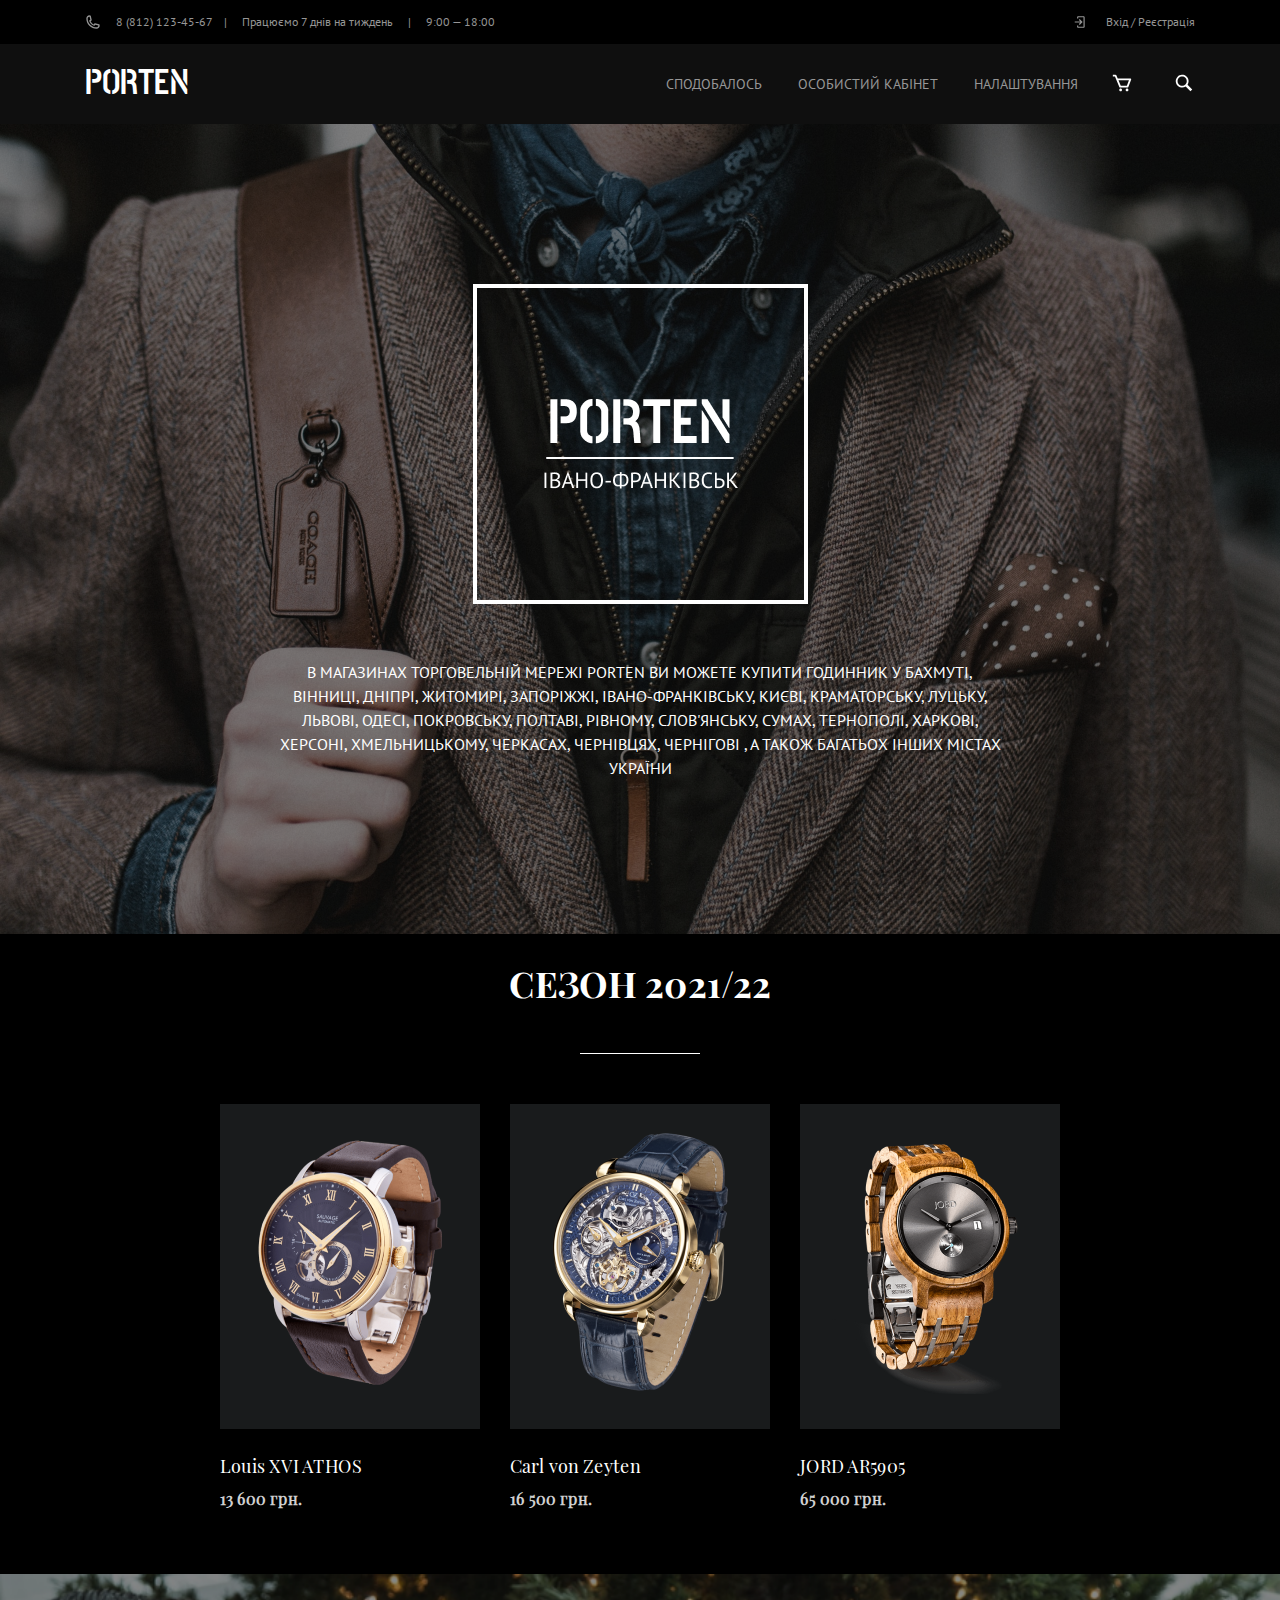
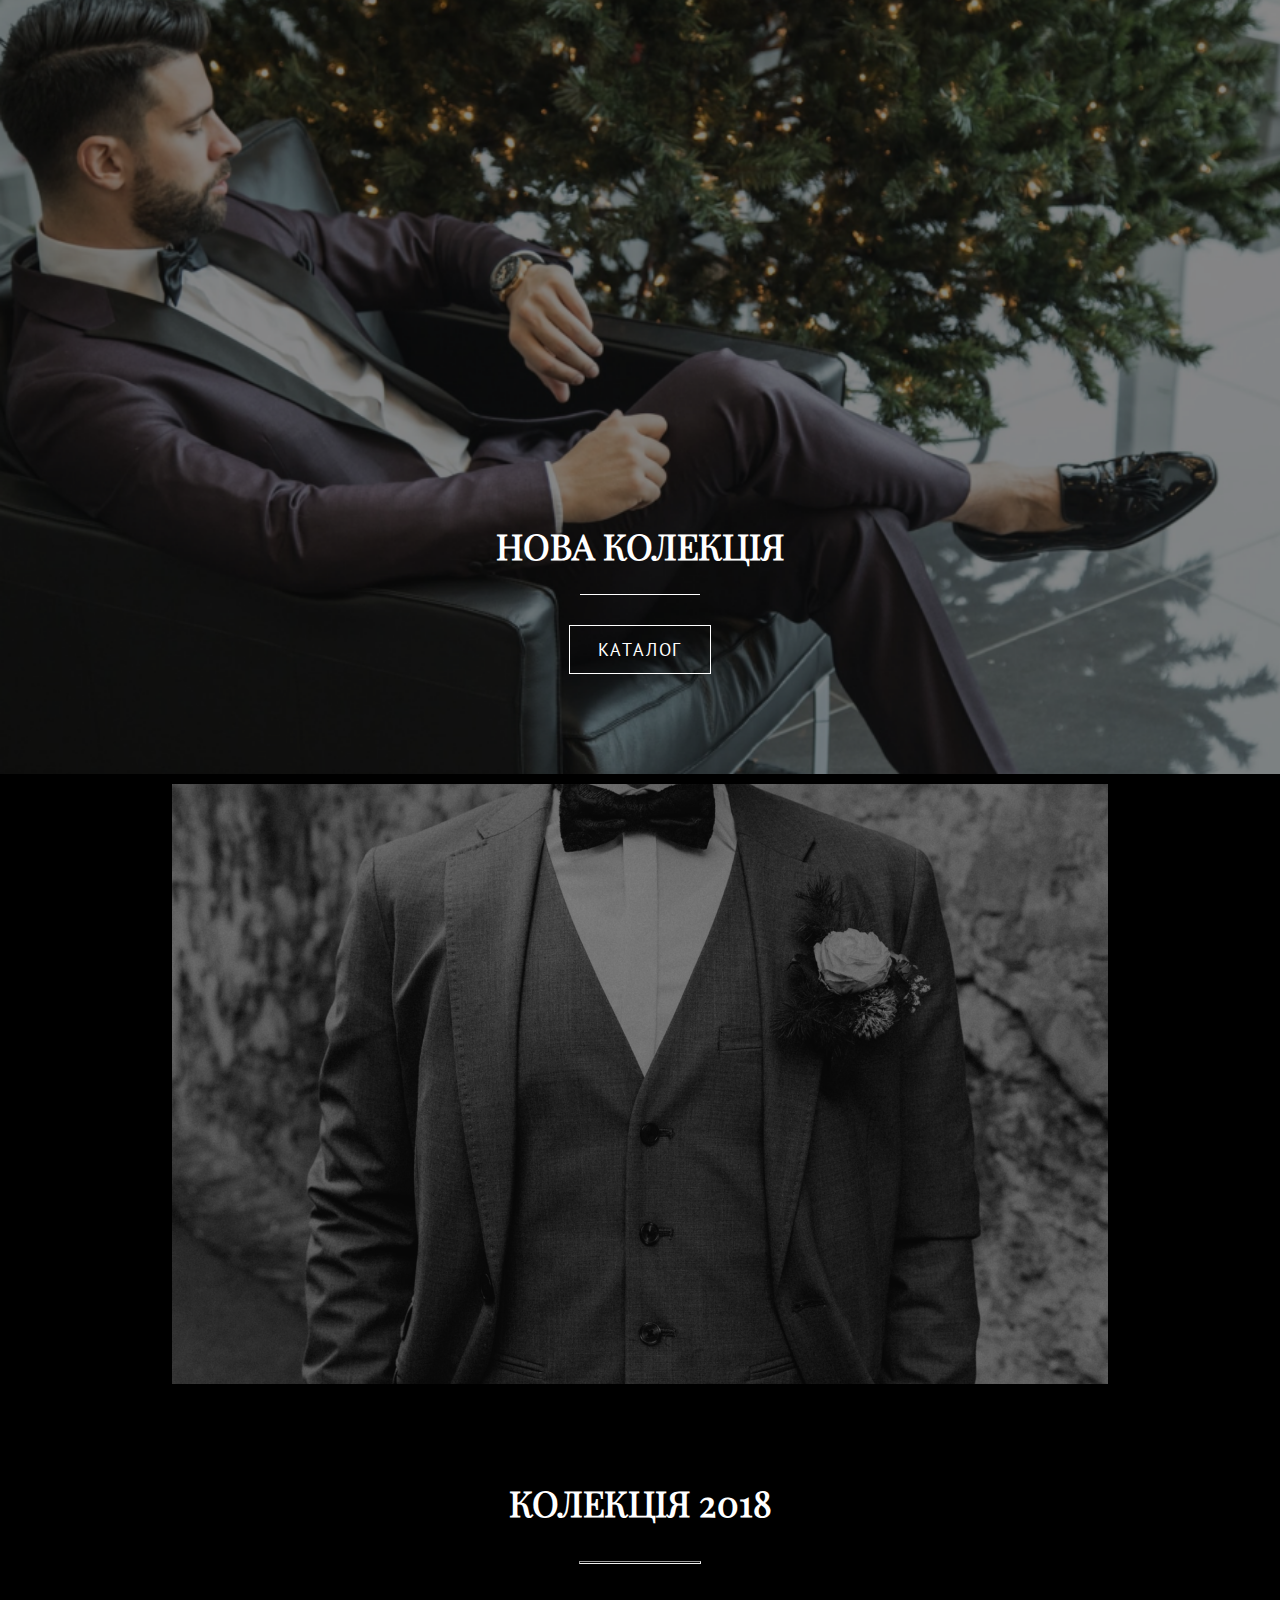
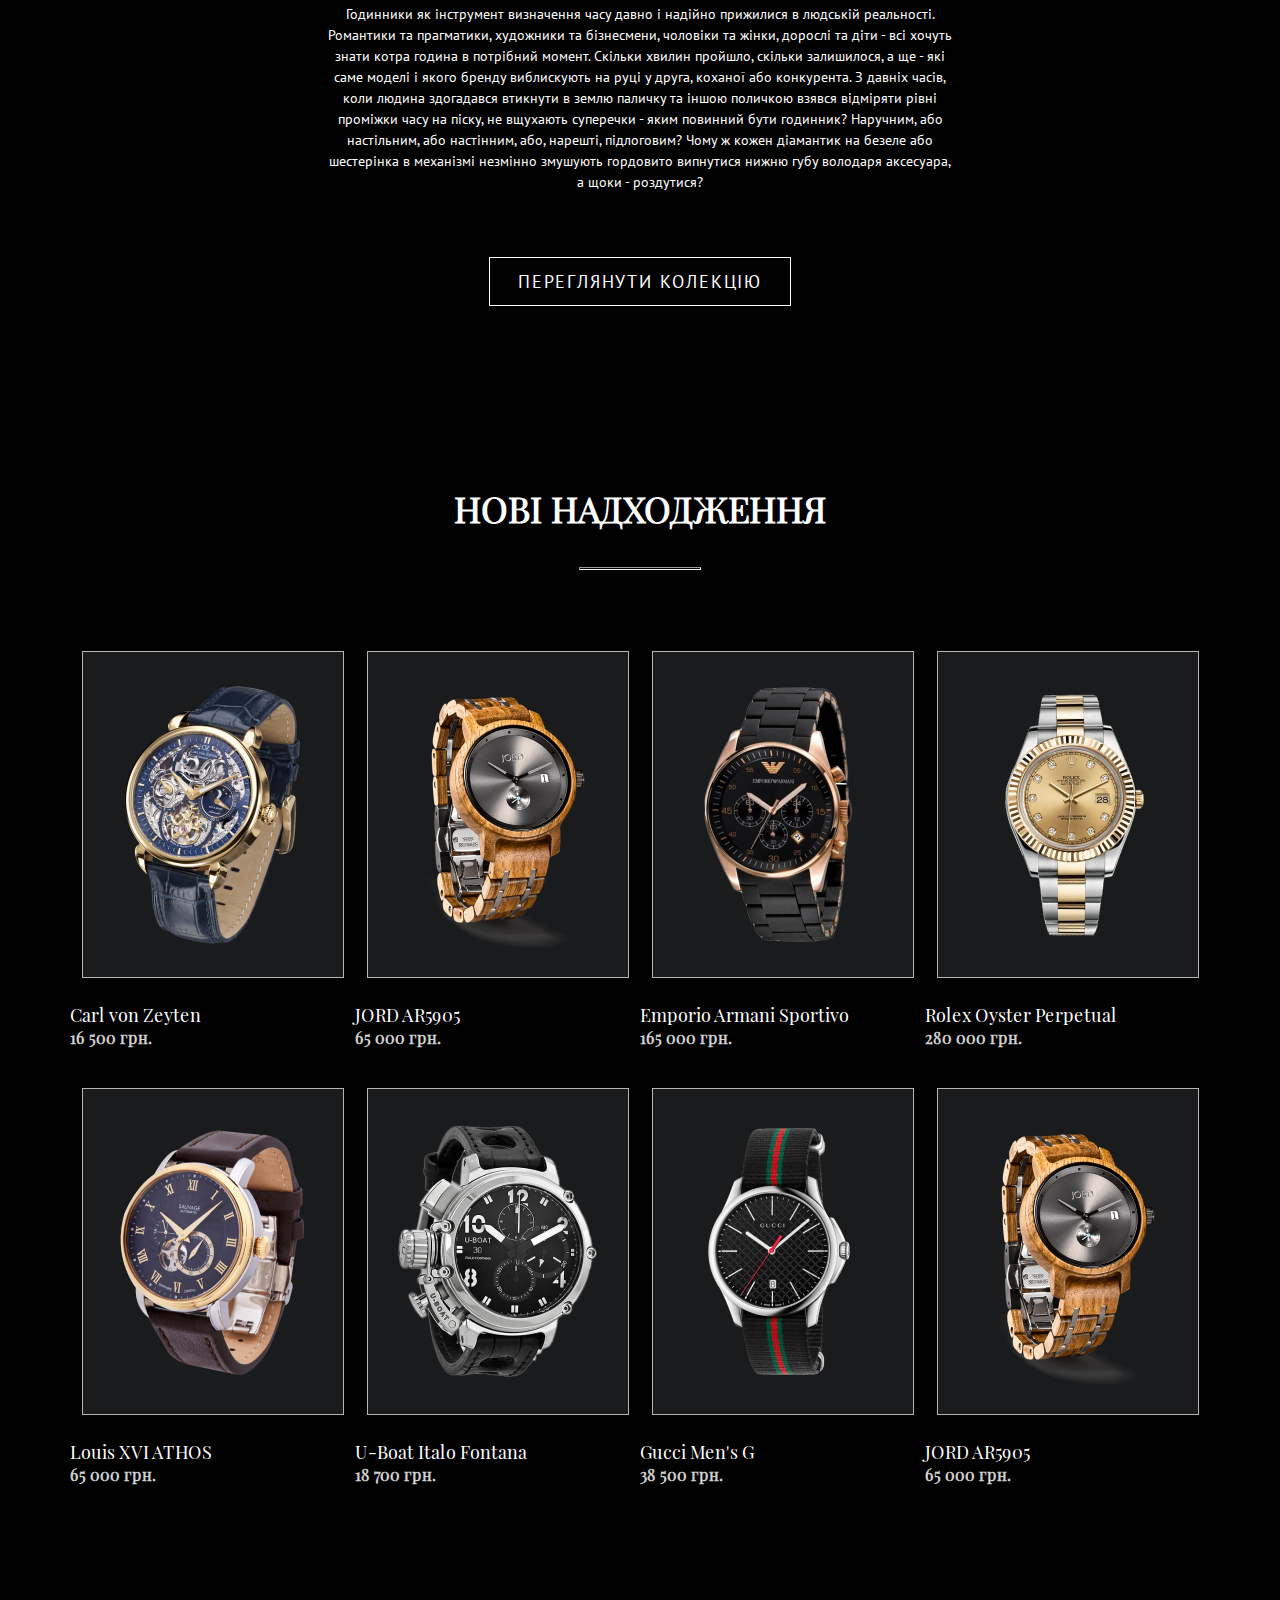
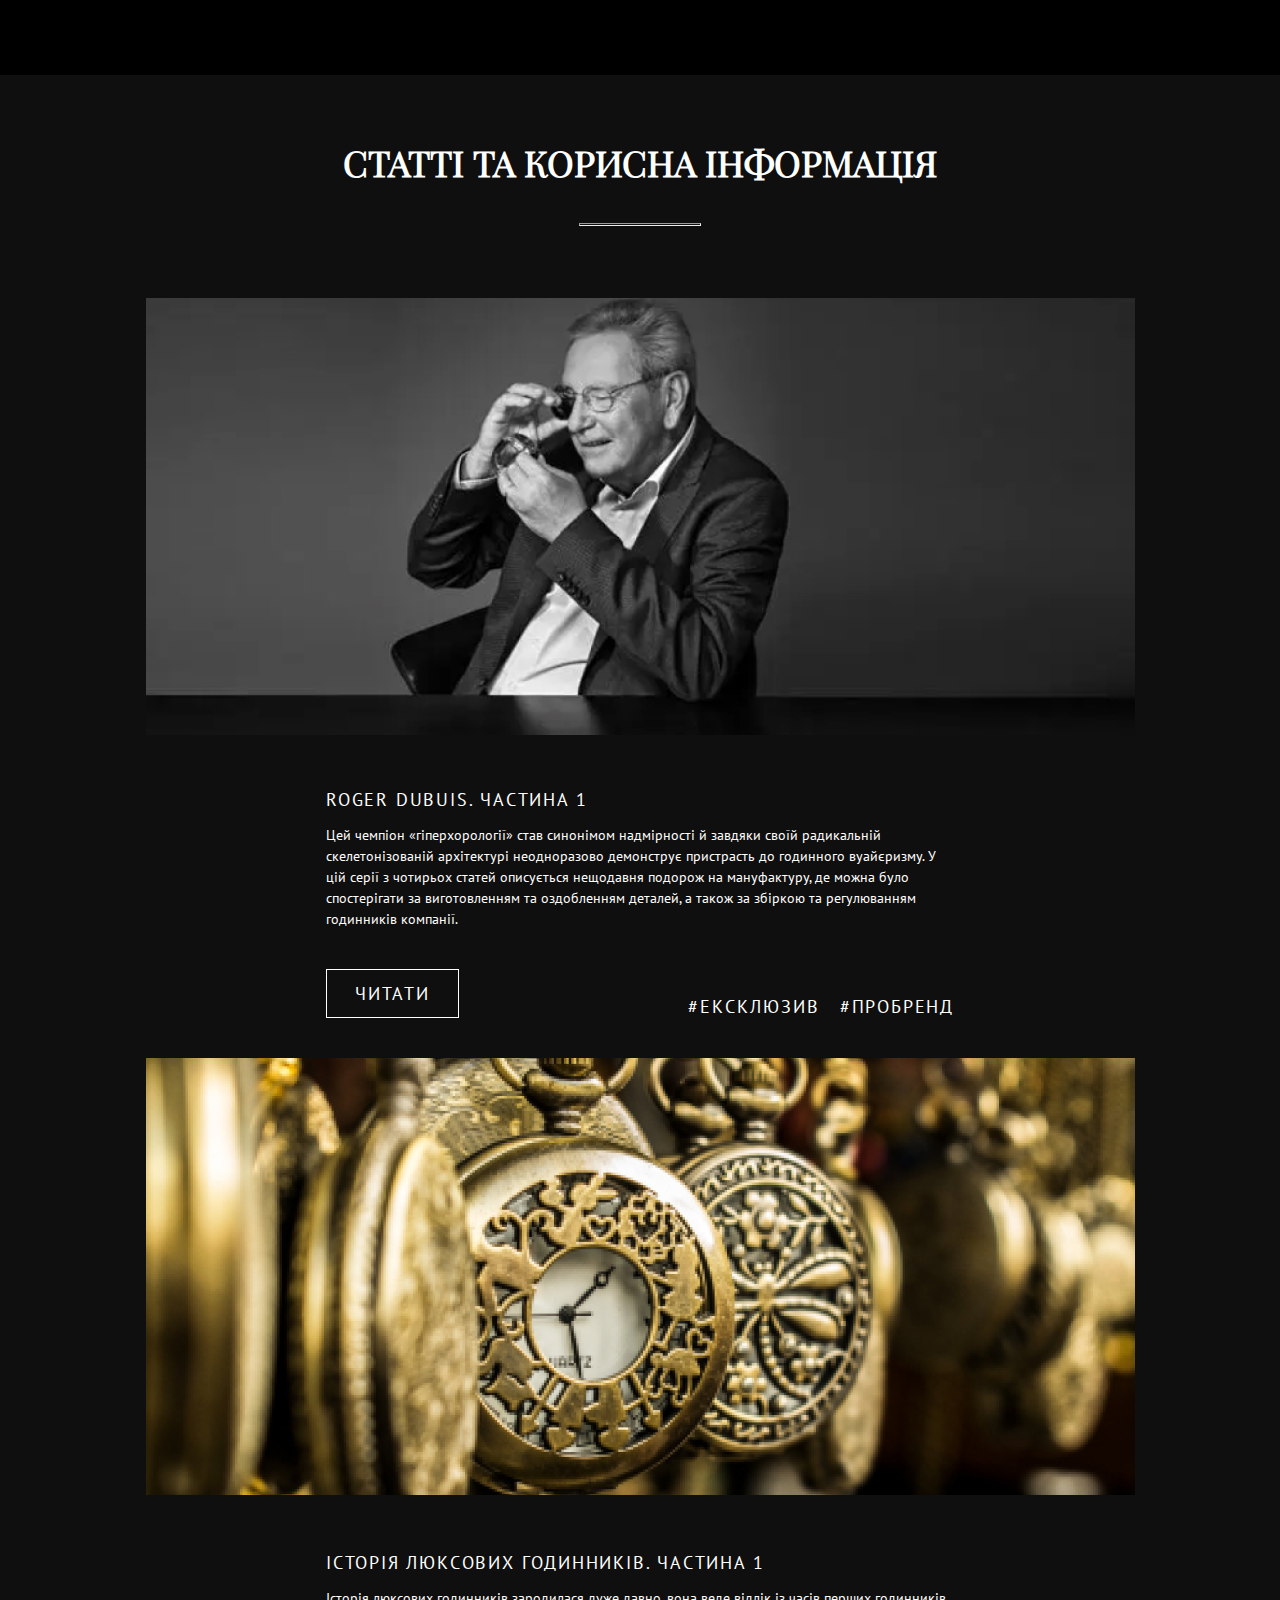
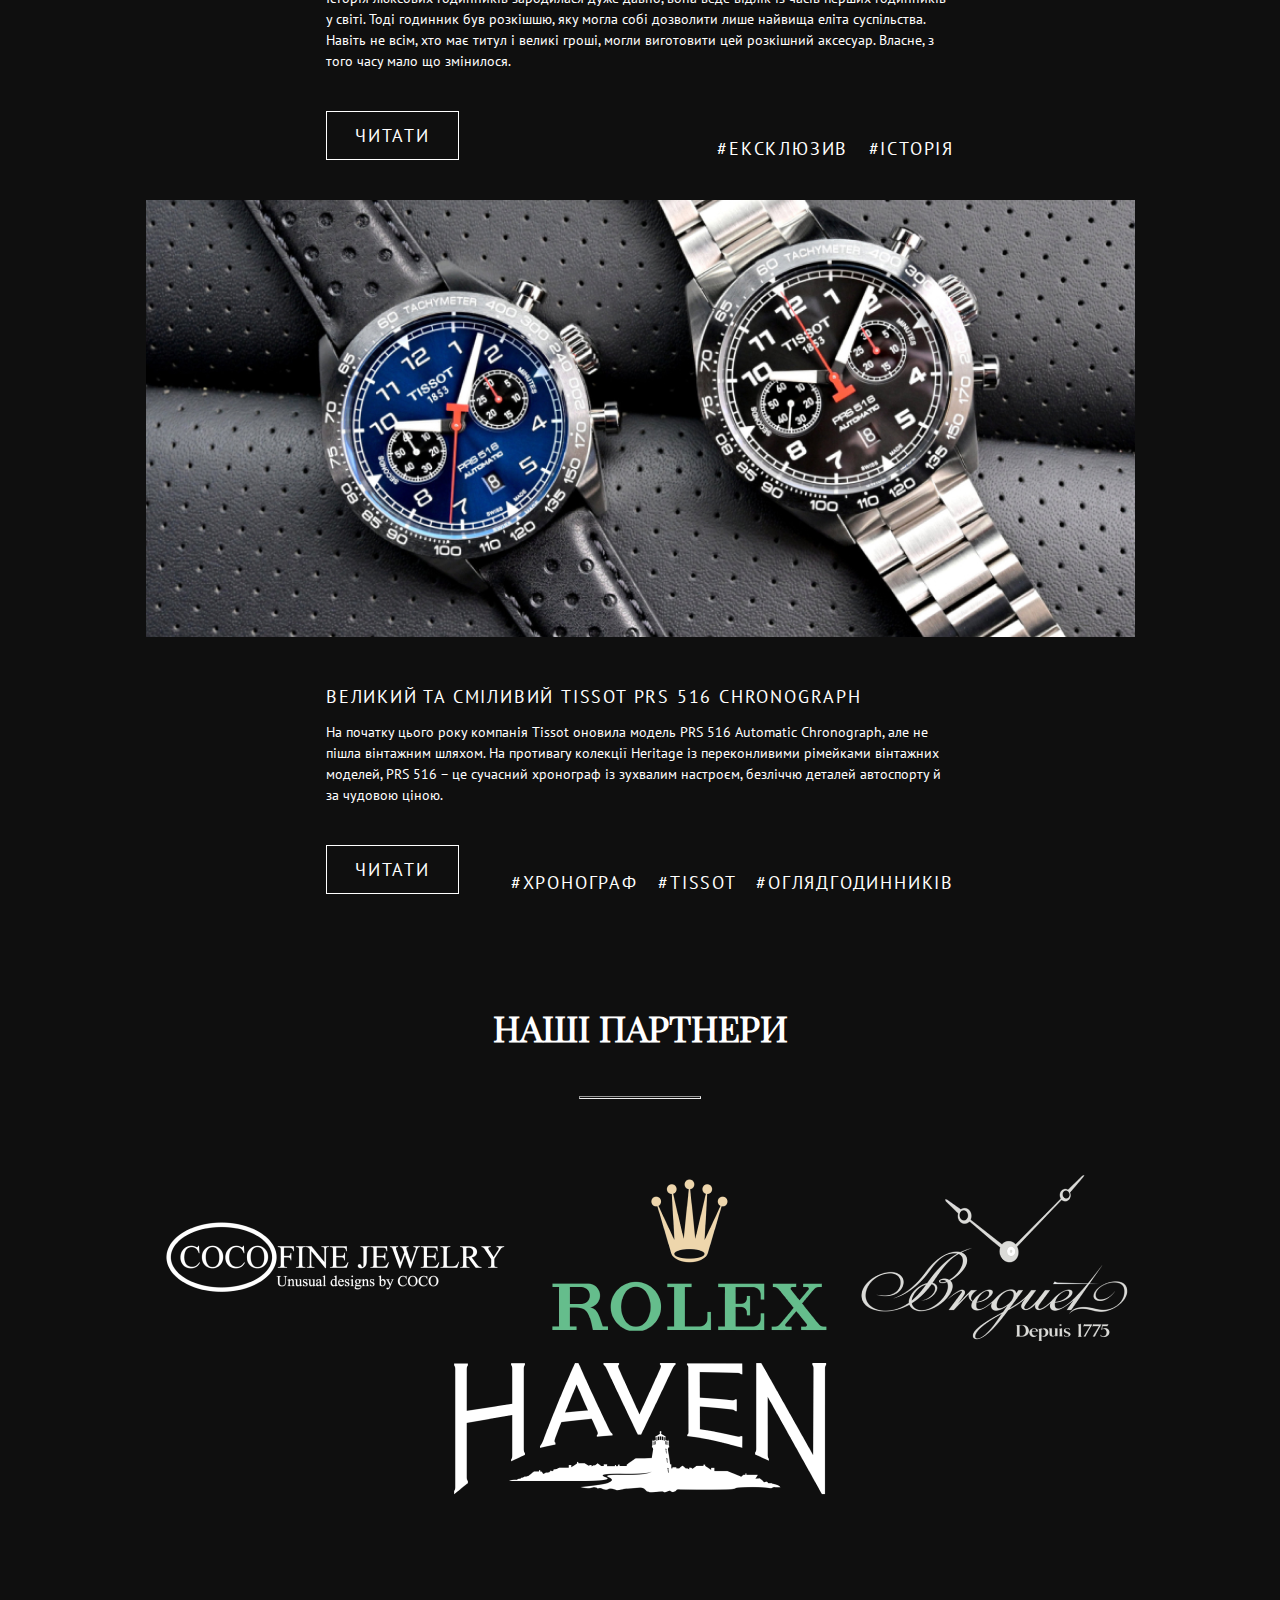
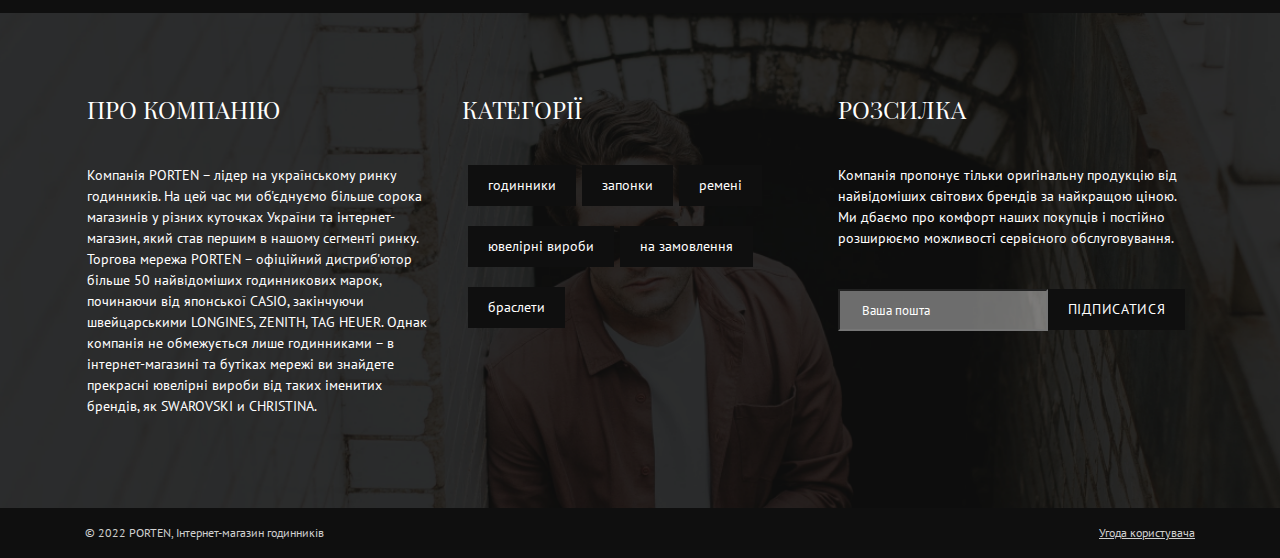
<file: index.html>
<!DOCTYPE html>
<html lang="en">
<head>
    <meta charset="UTF-8">
    <meta http-equiv="X-UA-Compatible" content="IE=edge">
    <link rel="apple-touch-icon" sizes="180x180" href="img/favicon/apple-touch-icon.png">
    <link rel="icon" type="image/png" sizes="32x32" href="img/favicon/favicon-32x32.png">
    <link rel="icon" type="image/png" sizes="16x16" href="img/favicon/favicon-16x16.png">
    <meta name="viewport" content="width=device-width, initial-scale=1.0">
    <link rel="stylesheet" href="./css/reset.css">
     
    <!-- <link rel="stylesheet" href="https://cdn.jsdelivr.net/npm/swiper@8/swiper-bundle.min.css"/> -->
    <link rel="stylesheet" href="./css/style.css">
    <title>Document</title>
</head>
<body>
    <div class="wrapper">
        <div class="contact df aic">
            <img src="/img/block1/phone.svg" alt="phone">
            <p><a href="tell:88121234567">8 (812) 123-45-67</a>&nbsp; &nbsp; | &nbsp; &nbsp; Працюємо 7 днів на тиждень &nbsp; &nbsp; | &nbsp; &nbsp; 9:00 — 18:00</p>
            <a class="enter df aic" href="">
                <img src="img/block1/arrow.svg" alt="arrow">
                <p>Вхід / Реєстрація</p>
            </a>
        </div>
            <div class="header_backgraund">
                <header>
                    <a class="logo" href="./index.html">PORTEN</a>
                    <div class="burger">
                        |||
                    </div>
                    <div class="list_find df jcsb">
                        <ul class="nav-menu df">
                            <li><a href="">сподобалось</a></li>
                            <li><a href="">Особистий кабінет</a></li>
                            <li><a href="">налаштування</a></li>
                        </ul>
                        <div class="basket df aic jcsb">
                            <a href=""><img src="./img/block1/busket.svg" alt="basket"></a>
                            <a href=""><img src="./img/block1/find.svg" alt="find"></a>
                        </div>
                    </div>
                </header>
            </div>


        <!--                                        BLOCK 1                                             -->


        <div class="block1">
            <div class="line df fdc aic jcsb">
                <img class="" src="./img/block1/porten1.png" alt="porten">
                <p class="text">
                    В магазинах Торговельній мережі Porten ви можете купити годинник у Бахмуті, Вінниці,
                    Дніпрі, Житомирі, Запоріжжі, Івано-Франківську, Києві, Краматорську, Луцьку, Львові,
                    Одесі, Покровську, Полтаві, Рівному, Слов'янську, Сумах, Тернополі, Харкові, Херсоні,
                    Хмельницькому, Черкасах, Чернівцях, Чернігові , а також багатьох інших містах України
                </p>
            </div>
            
        </div>


        <!--                                        BLOCK 2                                             -->


        <div class="block2 df">
            <div class="left_clock">
                <div class="df fdc aic tac">
                    <h2>СЕЗОН 2021/22</h2>
                    <hr color="#fff" width="120" size="1">
                </div>
                <!-- Slider main container -->
                <div class="swiper slider_clock">
                    <!-- Additional required wrapper -->
                    <div class="swiper-wrapper fw df jcsb">
                    <!-- Slides -->
                        <div class="swiper-slide b2sl">
                            <div class="b2sl_pic_bg">
                                <img src="img/clock/clock5.png" alt="clock">
                            </div>
                            <div class="b2sl_bot">
                                <p class="title_p">Louis XVI ATHOS</p>
                                <span>13 600 грн.</span>
                            </div>
                        </div>
                        <div class="swiper-slide b2sl">
                            <div class="b2sl_pic_bg">
                                <img src="img/clock/clock1.png" alt="clock">
                            </div>
                            <div class="b2sl_bot">
                                <p class="title_p">Carl von Zeyten</p>
                                <span>16 500 грн.</span>
                            </div>
                        </div>
                        <div class="swiper-slide b2sl">
                            <div class="b2sl_pic_bg">
                                <img src="img/clock/clock2.png" alt="clock">
                            </div>
                            <div class="b2sl_bot">
                                <p class="title_p">JORD AR5905</p>
                                <span>65 000 грн.</span>
                            </div>
                        </div>
                    </div>
                    <!-- If we need pagination -->
                    <div class="swiper-pagination"></div>
                
                    <!-- If we need navigation buttons -->
                    <div class="swiper-button-prev"></div>
                    <div class="swiper-button-next"></div>
                
                    <!-- If we need scrollbar -->
                    <div class="swiper-scrollbar"></div>
                </div>
            </div>
            <div class="right_pic df aic fdc jcfe">
                <h2>Нова колекція</h2>
                <hr color="#fff" width="120">
                <a class="btn" href="">Каталог</a>
            </div>
        </div>


        <!--                                         BLOCK 3                                            -->


        <div class="block3 df">
            <div class="b3left"></div>
            <div class="bl3right">
                <div class="b3_right_content df fdc aic">
                    <h2>колекція 2018</h2>
                    <hr>
                    <p>Годинники як інструмент визначення часу давно і надійно прижилися в людській реальності. Романтики та прагматики, художники та бізнесмени, чоловіки та жінки, дорослі та діти - всі хочуть знати котра година в потрібний момент. Скільки хвилин пройшло, скільки залишилося, а ще - які саме моделі і якого бренду виблискують на руці у друга, коханої або конкурента. З давніх часів, коли людина здогадався втикнути в землю паличку та іншою поличкою взявся відміряти рівні проміжки часу на піску, не вщухають суперечки - яким повинний бути годинник? Наручним, або настільним, або настінним, або, нарешті, підлоговим? Чому ж кожен діамантик на безеле або шестерінка в механізмі незмінно змушують гордовито випнутися нижню губу володаря аксесуара, а щоки - роздутися?</p>
                    <a class="btn" href="">переглянути колекцію</a>
                </div>
            </div>
        </div>


        <!--                                        BLOCK 4                                             -->


        <div class="block4">
            <h2>Нові надходження</h2>
            <hr>
             <!-- Slider main container -->
                <div class="">
                <!-- Additional required wrapper -->
                    <div class=" slider_clock_6ps df jcc">
                    <!-- Slides -->

                        <div class="b4_slide">
                            <div class="">
                                <a href="" class="b4sl b4bcg1 b4_blur">
                                    <p class="b4_btn">ПОКАЗАТИ ВСІ </p>
                                </a>
                                <p class="b4hov_hide title_p">Carl von Zeyten</p>
                                <span class="b4hov_hide">16 500 грн.</span>
                            </div>
                        </div>

                        <div class=" b4_slide">
                            <div class="">
                                <a href="" class="b4sl b4bcg2 b4_blur">
                                    <p class="b4_btn">ПОКАЗАТИ ВСІ </p>
                                </a>
                                <p class="b4hov_hide title_p">JORD AR5905</p>
                                <span class="b4hov_hide">65 000 грн.</span>
                            </div>
                        </div>

                        <div class=" b4_slide">
                            <div class="">
                                <a href="" class="b4sl b4bcg3 b4_blur">
                                    <p class="b4_btn">ПОКАЗАТИ ВСІ </p>
                                </a>
                                <p class="b4hov_hide title_p">Emporio Armani Sportivo</p>
                                <span class="b4hov_hide">165 000 грн.</span>
                            </div>
                        </div>

                        <div class=" b4_slide">
                            <div class="">
                                <a href="" class="b4sl b4bcg4 b4_blur">
                                    <p class="b4_btn">ПОКАЗАТИ ВСІ </p>
                                </a>
                                <p class="b4hov_hide title_p">Rolex Oyster Perpetual</p>
                                <span class="b4hov_hide">280 000 грн.</span>
                            </div>
                        </div>

                        <div class=" b4_slide">
                            <div class="">
                                <a href="" class="b4sl b4bcg5 b4_blur">
                                    <p class="b4_btn">ПОКАЗАТИ ВСІ </p>
                                </a>
                                <p class="b4hov_hide title_p">Louis XVI ATHOS</p>
                                <span class="b4hov_hide">65 000 грн.</span>
                            </div>
                        </div>

                        <div class=" b4_slide">
                            <div class="">
                                <a href="" class="b4sl b4bcg6 b4_blur">
                                    <p class="b4_btn">ПОКАЗАТИ ВСІ </p>
                                </a>
                                <p class="b4hov_hide title_p">U-Boat Italo Fontana</p>
                                <span class="b4hov_hide">18 700 грн.</span>
                            </div>
                        </div>

                        <div class=" b4_slide">
                            <div class="">
                                <a href="" class="b4sl b4bcg7 b4_blur">
                                    <p class="b4_btn">ПОКАЗАТИ ВСІ </p>
                                </a>
                                <p class="b4hov_hide title_p">Gucci Men's G</p>
                                <span class="b4hov_hide">38 500 грн.</span>
                            </div>
                        </div>

                        <div class=" b4_slide">
                            <div class="">
                                <a href="" class="b4sl b4bcg8 b4_blur">
                                    <p class="b4_btn">ПОКАЗАТИ ВСІ </p>
                                </a>
                                <p class="b4hov_hide title_p">JORD AR5905</p>
                                <span class="b4hov_hide">65 000 грн.</span>
                            </div>
                        </div>


                    <!-- If we need pagination -->
                    <div class="swiper-pagination"></div>

                    <!-- If we need navigation buttons -->
                    <div class="swiper-button-prev"></div>
                    <div class="swiper-button-next"></div>

                    <!-- If we need scrollbar -->
                    <div class="swiper-scrollbar"></div>
                </div>
            </div>
</div>

            <!--                                   BLOCK 5                                     -->


    <div class="block5backgraund">
        <div class="block5 df fdc">
            <h2>СТАТТІ ТА КОРИСНА ІНФОРМАЦІЯ</h2>
            <hr>
            <div class="block5_1 df">
              <div class="bl5left bl5bcg1"></div>
              <div class="bl5right df fdc">
                  <h3 class="bl5title_txt_1">ROGER DUBUIS. ЧАСТИНА 1</h3>
                  <p>Цей чемпіон «гіперхорології» став синонімом надмірності й завдяки своїй радикальній скелетонізованій архітектурі неодноразово демонструє пристрасть до годинного вуайєризму. У цій серії з чотирьох статей описується нещодавня подорож на мануфактуру, де можна було спостерігати за виготовленням та оздобленням деталей, а також за збіркою та регулюванням годинників компанії.</p>
                  <div class="bl5btn_hash df jcsb aife">
                      <a href="" class="btn">ЧИТАТИ</a>
                      <h3>#ЕКСКЛЮЗИВ &nbsp; #ПРОБРЕНД</h3>
                  </div>
              </div>
            </div>
        </div>


        <!--                                      BLOCK 5/2                               -->


        <div class="block5_2 df">
            <div class="bl5left bl5bcg2"></div>
            <div class="bl5right df fdc">
                <h3 class="bl5title_txt_2">ІСТОРІЯ ЛЮКСОВИХ ГОДИННИКІВ. ЧАСТИНА 1</h3>
                <p>Історія люксових годинників зародилася дуже давно, вона веде відлік із часів перших годинників у світі. Тоді годинник був розкішшю, яку могла собі дозволити лише найвища еліта суспільства. Навіть не всім, хто має титул і великі гроші, могли виготовити цей розкішний аксесуар. Власне, з того часу мало що змінилося.</p>
                <div class="bl5btn_hash df jcsb aife">
                    <a href="" class="btn">ЧИТАТИ</a>
                    <h3>#ЕКСКЛЮЗИВ &nbsp; #ІСТОРІЯ</h3>
                </div>
            </div>
        </div>


        <!--                                        BLOCK 5/3                                            -->


            <div class="block5_3 df">
                    <div class="bl5left bl5bcg3"></div>
                    <div class="bl5right df fdc">
                        <h3 class="bl5title_txt_3">ВЕЛИКИЙ ТА СМІЛИВИЙ TISSOT PRS 516 CHRONOGRAPH</h3>
                        <p>На початку цього року компанія Tissot оновила модель PRS 516 Automatic Chronograph, але не пішла вінтажним шляхом. На противагу колекції Heritage із переконливими рімейками вінтажних моделей, PRS 516 – це сучасний хронограф із зухвалим настроєм, безліччю деталей автоспорту й за чудовою ціною.</p>
                        <div class="bl5btn_hash df jcsb aife">
                            <a href="" class="btn">ЧИТАТИ</a>
                            <h3>#ХРОНОГРАФ &nbsp; #TISSOT &nbsp; #ОГЛЯДГОДИННИКІВ</h3>
                        </div>
                    </div>
            </div>


        <!--                                          BLOCK 6                                             -->


        <div class="block6">
                <h2>Наші партнери</h2>
                <hr>
            <div class="partner df aic jcc fw">
                <a href=""><img src="./img/partners/coco.png" alt=""></a>
                <a href=""><img src="./img/partners/rolex.png" alt=""></a>
                <a href=""><img src="./img/partners/breguet.png" alt=""></a>
                <a href=""><img src="./img/partners/haven.png" alt=""></a>
            </div>
        </div>


        <!--                                        FOOTER                                           -->


        <footer class="df">
            <div class="df fdc">
                <h2>про компанію</h2>
                <p>Компанія PORTEN – лідер на українському ринку годинників. На цей час ми об'єднуємо більше сорока магазинів у різних куточках України та інтернет-магазин, який став першим в нашому сегменті ринку. Торгова мережа PORTEN – офіційний дистриб'ютор більше 50 найвідоміших годинникових марок, починаючи від японської CASIO, закінчуючи швейцарськими LONGINES, ZENITH, TAG HEUER. Однак компанія не обмежується лише годинниками – в інтернет-магазині та бутіках мережі ви знайдете прекрасні ювелірні вироби від таких іменитих брендів, як SWAROVSKI и CHRISTINA.</p>
            </div>
            <div class="df fdc">
                <h2>Категорії</h2>
                <div class="df aic" >
                    <a href="">годинники</a>
                    <a href="">запонки</a>
                    <a href="">ремені</a>
                    <a href="">ювелірні вироби</a>
                    <a href="">на замовлення</a>
                    <a href="">браслети</a>
                </div>
            </div>
            <div class="df fdc">
                <h2>розсилка</h2>
                <p>Компанія пропонує тільки оригінальну продукцію від найвідоміших світових брендів за найкращою ціною. Ми дбаємо про комфорт наших покупців і постійно розширюємо можливості сервісного обслуговування.</p>
                <div class="df aic mail_form">
                    <input 
                    type="text"
                    placeholder="Ваша пошта"
                    >
                    <button>ПІДПИСАТИСЯ</button>
                </div>
            </div>
        </footer>


        <!--                                       UNDER_FOOTER                                     -->

        <div class="under_footer df">
            <p>© 2022 PORTEN, Інтернет-магазин годинників</p>
            <a href="">Угода користувача</a>
        </div>




    </div>
    </div>
 
 <!-- <script src="https://cdn.jsdelivr.net/npm/swiper@8/swiper-bundle.min.js"></script>
<script>
    if (window.innerWidth <= 900) {

    const swiper = new Swiper('.swiper', {
        // Optional parameters
        direction: 'horizontal',
        loop: true,

        // If we need pagination
        pagination: {
            el: '.swiper-pagination',
        },

        // Navigation arrows
        navigation: {
            nextEl: '.swiper-button-next',
            prevEl: '.swiper-button-prev',
        },

        // And if we need scrollbar
        scrollbar: {
            el: '.swiper-scrollbar',
        },
    });
    }
</script>  -->
</html>
</file>
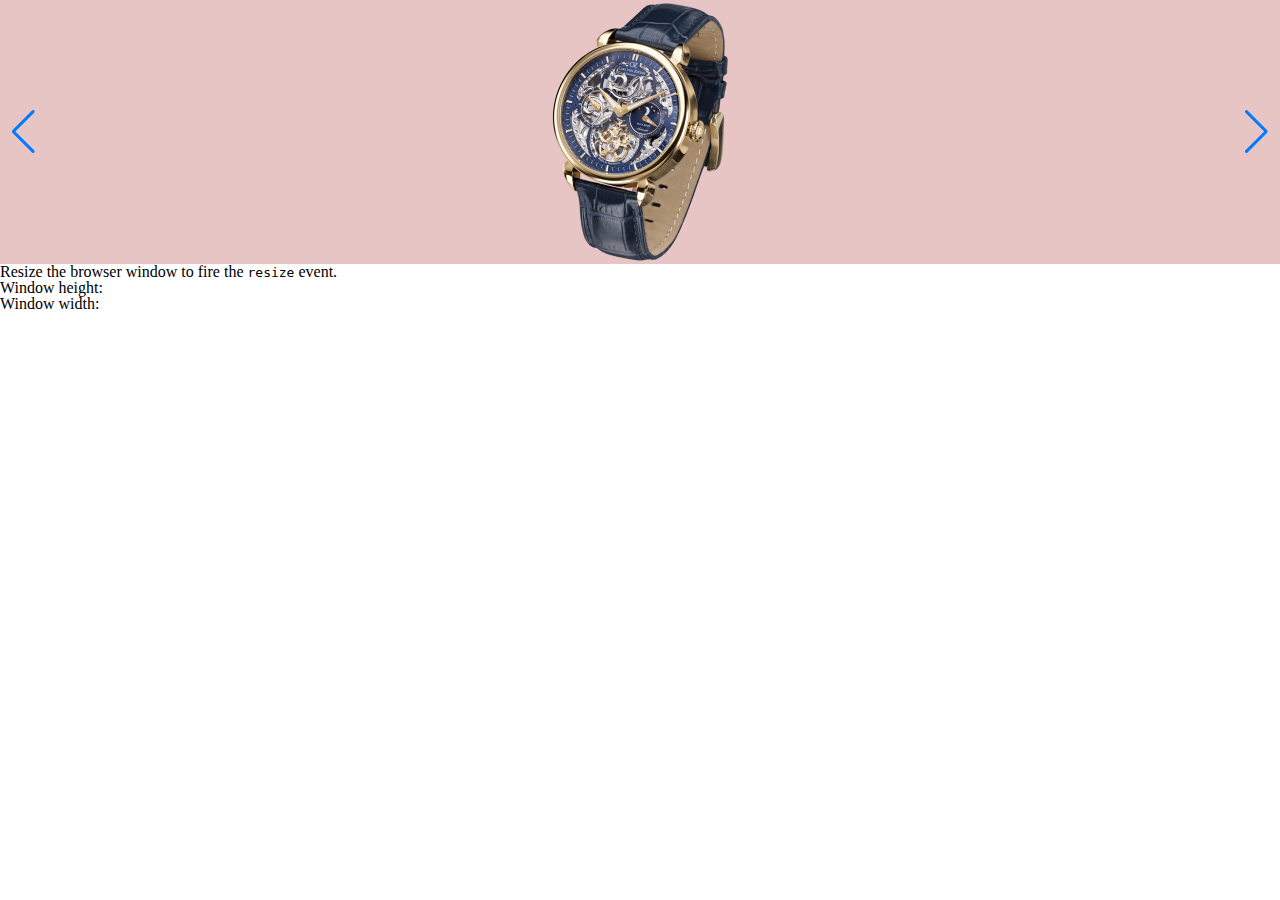
<file: block2.html>
<!DOCTYPE html>
<html lang="en">
<head>
    <meta charset="UTF-8">
    <meta http-equiv="X-UA-Compatible" content="IE=edge">
  
    <meta name="viewport" content="width=device-width, initial-scale=1.0">
    <link rel="stylesheet" href="./css/reset.css">
    <link rel="stylesheet" href="https://cdn.jsdelivr.net/npm/swiper@8/swiper-bundle.min.css"/>
    <script src="https://cdn.jsdelivr.net/npm/swiper@8/swiper-bundle.min.js"></script> 
    <link rel="stylesheet" href="./css/block2.css">
    <title>Document</title>
</head>


<body style="background:rgb(255, 255, 255)">
   
    <div class="wrapper">
        <!-- Slider main container -->
        <div class="swiper">
            <!-- Additional required wrapper -->
            <div class="swiper-wrapper">
            <!-- Slides -->
            <div class="swiper-slide"><img src="../img/clock/clock1.png" alt=""></div>
            <div class="swiper-slide"><img src="../img/clock/clock2.png" alt=""></div>
            <div class="swiper-slide"><img src="../img/clock/clock3.png" alt=""></div>
            
            </div>
            <!-- If we need pagination -->
            <div class="swiper-pagination"></div>
        
            <!-- If we need navigation buttons -->
            <div class="swiper-button-prev"></div>
            <div class="swiper-button-next"></div>
        </div>
    </div>

    <p>Resize the browser window to fire the <code>resize</code> event.</p>
    <p>Window height: <span id="height"></span></p>
    <p>Window width: <span id="width"></span></p>



    <script>
     


        var width = window.innerWidth;
       

        window.onresize = reportWindowSize;
        window.addEventListener('resize', reportWindowSize);
        function Slider(){
            const swiper = new Swiper('.swiper', {
                // Optional parameters
                loop: true,

                // If we need pagination
                pagination: {
                    el: '.swiper-pagination',
                },

                // Navigation arrows
                navigation: {
                    nextEl: '.swiper-button-next',
                    prevEl: '.swiper-button-prev',
                },

                // And if we need scrollbar
                scrollbar: {
                    el: '.swiper-scrollbar',
                },
            });
        }
        function reportWindowSize(){
            if(width < 900){
                Slider()
            }else{
                swiper.destroy(true, true)
            }
        }





//    addEventListener('resize', reportWindowSize);



        // swiper.destroy(true, true)
       
    </script> 
   
</body>
</html>
</file>
<file: css/style.css>
@font-face { 
    font-family: 'Post No Bills Jaffna';
    src:
         /* url(WebFont.eot?) format("eot"), 
         url(WebFont.woff) format("woff"), */
         url(../fonts/PostNoBillsJaffna-Bold.ttf) format("truetype");
    font-weight: bold;
    font-style: normal;
}
@font-face { 
    font-family: 'PT Sans';
    src: url(../fonts/PTSans-Regular.eot) format("eot"), 
         url(../fonts/PTSans-Regular.woff) format("woff"), 
         url(../fonts/PTSans-Regular.ttf) format("truetype");
    font-weight: 400;
    font-style: normal;
}
@font-face { 
    font-family: 'Playfair Display_700';
    src: url(../fonts/PlayfairDisplay-Bold.eot) format("eot"), 
         url(../fonts/PlayfairDisplay-Bold.woff) format("woff"), 
         url(../fonts/PlayfairDisplay-Bold.ttf) format("truetype");
    font-weight: 700;
    font-style: normal;
}
@font-face { 
    font-family: 'Playfair Display';
    src: url(../fonts/PlayfairDisplay-Regular.eot) format("eot"), 
         url(../fonts/PlayfairDisplay-Regular.woff) format("woff"), 
         url(../fonts/PlayfairDisplay-Regular.ttf) format("truetype");
    font-weight: 400;
    font-style: normal;
}

* {
    color: #fff;
    font-family: 'PT Sans';
}

.wrapper {
    max-width: 1920px;
    width: 100%;
    margin: 0 auto;
}

body {
    background-color: #000;
    color: #fff;
    min-width: 360px;
}

h2 {
    font-family: 'Playfair Display';
    font-style: normal;
    font-weight: 700;
    font-size: 36px;
    line-height: 37px;
    text-align: center;
    text-transform: uppercase;
    color: #FFFFFF;
}
h3{
    font-family: 'PT Sans';
    font-style: normal;
    font-weight: 400;
    font-size: 18px;
    line-height: 23px;
    letter-spacing: 0.1em;
    text-transform: uppercase;
    color: #FFFFFF;
}

.title_p {
    font-family: 'Playfair Display';
    font-style: normal;
    font-weight: 400;
    font-size: 18px;
    line-height: 24px;
}

span {
    font-family: 'Playfair Display';
    font-style: normal;
    font-weight: 700;
    font-size: 16px;
    line-height: 21px;
    color: #D0D0D0;
}

hr {
    width: 120px;
    height: 1px;
    color: #fff;
}

.contact {
    max-width: 1110px;
    margin: 0 auto;
    padding: 14px 0;
}
.contact p, .contact a{
    font-family: 'PT Sans';
    font-style: normal;
    font-weight: 400;
    font-size: 12px;
    line-height: 16px;
    color: #969696;
}

.contact > img{
    margin-right: 15px;
}

.header_backgraund {
    background-color: #0F0F0F;
}

header {
  display: flex;
  justify-content: space-between;
  align-items: center;
  /* padding: 15px; */
  /* border: 1px solid #000; */
  max-width: 1110px;
  margin: 0 auto;
  background-color: #0F0F0F;
  box-sizing: border-box;
 }

 .logo {
    color:#fff;
    font-family: 'Post No Bills Jaffna', sans-serif;
    font-style: normal;
    font-weight: 700;
    font-size: 36px;
    line-height: 54px;
 }
.nav-menu {
  margin: 0;
}
 .nav-menu a {
    font-family: 'PT Sans';
    display: block;
    font-weight: 400;
    font-size: 14px;
    line-height: 18px;
    padding: 31px 18px;
    text-align: center;
    color: #969696;
    text-transform: uppercase;
 }

.nav-menu a:hover {
  color: white;
  transition: all .3s;
  background-color: #1F1F1F;
}

.basket {
    width: 84px;
    margin-left: 15px;
}

.enter {
    margin-left: auto;
}

.enter img{
    margin-right: 19px;
}

.burger {
    transform: rotate(-90deg);
    display: none;
}



/*                              BLOCK 1                                    */




.block1 {
    background-image: url(../img/block1/Rectangle\ 3.png);
    background-repeat: no-repeat;
    background-size: cover;
    background-position: center;
}

.line{
   padding: 160px 0 154px;
   height: 810px;
   box-sizing: border-box;
}

.block1 p {
    text-align: center;
    max-width: 730px;
    font-family: 'PT Sans';
    font-style: normal;
    font-weight: 400;
    font-size: 16px;
    line-height: 150%;
    text-align: center;
    text-transform: uppercase;
}


/*                               BLOCK 2                             */


.left_clock {
    max-width: 54.1666667%;
    width: 100%;
    padding: 92.5px 80px;
    box-sizing: border-box;
}

.left_clock  h2 {
    font-family: 'Playfair Display_700';
    font-style: normal;
    font-weight: 700;
    font-size: 36px;
    line-height: 39px;
    text-align: center;
    text-transform: uppercase;
}

.block2 hr {
    margin: 50px 0;
    border: none;
    height: 1px;
    background-color: #ffffff;
}

.b2sl {
    height: 405px;
    position: relative;
}

.b2sl_pic_bg {
    background: #191B1C;
    padding: 26px 22px 33px 23px ;
}

.b2sl_bot {
    position: absolute;
    bottom: 0;
}

.b2sl_bot span {
    display: block;
    margin-top: 10px;
}

.right_pic {
    background: url('../img/block2/bcg.png') no-repeat;
    background-size: cover;
    width: 45.8333332%;
    text-transform: uppercase;
    padding-bottom: 100px;
    text-align: center;
}

.block2 .right_pic hr {
    margin: 30px 0;
}

@media screen and (max-width: 1800px){
    .block2{flex-direction: column; align-items: center;}
    .left_clock{ max-width: 900px; padding: 30px; margin-bottom: 35px;}
    .right_pic{min-height: 700px; width: 100%;}
}

/* При инициализации слайдера */
@media screen and (max-width: 900px){
    .b2sl_pic_bg {
        background: #191B1C;
        padding: 26px 22px 33px 23px;
        max-width: 400px;
        margin: 0 auto;
        text-align: center;
    }
}

/*                                BLOCK 3                               */


.b3left {
    width: 48.75%;
    background: url(../img/block3/bcg.png) no-repeat center;
}

.bl3right {
    width: 51.25%;
    padding-top: 100px;
}

.b3_right_content {
    max-width: 628px;
    margin: 0 auto;
}

.bl3right hr {
    margin: 40px 0;
}

.bl3right p {
    font-family: 'PT Sans';
    font-style: normal;
    font-weight: 400;
    font-size: 14px;
    line-height: 150%;
    color: #FFFFFF;
    text-align: center;
}

.bl3right a {
    margin: 64px 98px;
    font-family: 'PT Sans';
}

/*                                   BLOCK 4                                   */

.block4{
    padding: 120px 0 150px
}

.block4 hr{
    margin:39.5px auto 81.5px;
}

.slider_clock_6ps{
    margin-bottom: 40px;
    max-width: 1150px;
    flex-wrap: wrap;
    margin: 0 auto;
}
.b4_slide{margin-bottom: 40px;}

.b4sl{
    width: 260px;
    height: 325px;
    border: 1px solid rgb(182, 179, 179);
    display: block;
    text-align: center;
    margin: 0 11.5px 25px ;
     
}
.b4bcg1{
    background: #191B1C url(../img/clock/clock1.png) no-repeat center;
}

.b4bcg2{
    background: #191B1C url(../img/clock/clock2.png) no-repeat center;
}

.b4bcg3{
    background: #191B1C url(../img/clock/clock3.png) no-repeat center;
}

.b4bcg4{
    background: #191B1C url(../img/clock/clock4.png) no-repeat center;
}

.b4bcg5{
    background: #191B1C url(../img/clock/clock5.png) no-repeat center;
}

.b4bcg6{
    background: #191B1C url(../img/clock/clock6.png) no-repeat center;
}

.b4bcg7{
    background: #191B1C url(../img/clock/clock7.png) no-repeat center;
}

.b4bcg8{
    background: #191B1C url(../img/clock/clock2.png) no-repeat center;
}

.b4_btn {
    /* display: inline-block; */
    display: none;
    margin: 135px auto 0;
    padding: 12px 28px;
    border: 1px solid #fff;
}

.b4sltext{
    display: block;
    margin: 25px 0 10px;
}

.b4sltext span{
    display: block;
}
.b4sl img{
    background-color: #191B1C;
    padding: 27px 22px 34px 23px
}

.b4_slide:hover  .b4_btn{
    display: inline-block;
}

.b4_slide:hover  .b4hov_hide{
  opacity: 0;
}

.b4_slide:hover .b4sl{
    z-index: 10;
}

.b4_blur{
    /* background: rgba(25, 27, 28, 0.5);  */
    backdrop-filter: blur(1.5px);
}


/*                                  BLOCK 5                                */


.block5backgraund {
    background-color: #0F0F0F;
    max-width: 1920px;
    width: 100%;
}

.block5 {
    padding-top: 63.32px;

    
}

.block5 h2 {
    line-height: 48px;
}

.block5 hr {
    margin: 36.56px auto 56.97px;
 }
.bl5right p {
    font-family: 'PT Sans';
    font-style: normal;
    font-weight: 400;
    font-size: 14px;
    line-height: 150%;
}

.bl5bcg1 {
    background: url(../img/block4/photo1.png) center;
}

.bl5right p {
    max-width: 628px;
    margin: 14px 0px 39px 0px;
}

.bl5btn_hash {
    display: block;
}


/*                                  BLOCK 5/2                          */

/* .block5_1, .block5_2, .block5_3{
    flex-wrap: wrap;
} */
.block5_2 {
    padding-top: 30px;
}

.bl5left {
    width: 989px;
    height: 437px;
    margin-right: 145px;
}

.bl5bcg2{
    background: url(../img/block4/photo2.png) center;
}


/*                                  BLOCK 5/3                                 */
.block5_3 {
    padding-top: 35px;
}

.bl5bcg3 {
    background: url(../img/block4/photo3.png) center;
}

.bl5title_txt_1 {margin-top: 53px;}
.bl5title_txt_2 {margin-top: 56px;}
.bl5title_txt_3 {margin-top: 48px;}


/*                                   BLOCK 6                                 */


.block6 {
    padding-bottom: 106px;
}

.block6 > h2 {
    padding-top: 90px;
}

.block6 > hr {
    margin: 50px auto 66px;
}

.partner > a {
  padding: 0 15px 0 15px;
}


/*                                        FOOTER                             */


footer{
    background: url('../img/footer/footer.png') no-repeat center;
    background-size: cover;
    padding: 80px 20px 66px;
    justify-content: center;
}
footer > div{
    max-width: 350px;
    width: 100%;
    margin: 0 15.5px 0 10px;
}


footer div:nth-child(2) div{
    flex-wrap: wrap;
}

footer h2{
    margin-bottom: 40px;
    text-align: left;
    font-family: 'Playfair Display';
    font-style: normal;
    font-weight: 400;
    font-size: 24px;
    line-height: 32px;
    text-transform: uppercase;
    color: #FFFFFF;
}

footer p{
    font-family: 'PT Sans';
    font-style: normal;
    font-weight: 400;
    font-size: 14px;
    line-height: 150%;
    color: #FFFFFF;
}

footer a{
    display: inline-block;
    font-family: 'PT Sans';
    font-style: normal;
    font-weight: 400;
    font-size: 14px;
    line-height: 150%;
    padding: 10px 20px;
    background: #0F0F0F;
    margin-left: 6px;
    margin-bottom: 20px;
}

.mail_form{
    margin-top: 40px;
}

.mail_form input{
    width: 210px;
    height: 42px;
    box-sizing: border-box;
    background: rgba(255, 255, 255, 0.4);
}
.mail_form input::placeholder{
    color: #FFFFFF;
    padding-left: 20px;
}

.mail_form button{
    padding: 10px 20px;
    background: #0F0F0F;
    font-family: 'PT Sans';
    font-style: normal;
    font-weight: 400;
    font-size: 14px;
    line-height: 150%;
    letter-spacing: 0.05em;
    color: #FFFFFF;
    border: none;
}


/*                                  UNDER_FOOTER                               */

.under_footer {
    max-width: 1110px;
    justify-content: space-between;
    margin: 0 auto;
}

.under_footer > p {
    padding: 17px 0px;
    font-family: 'PT Sans';
    font-style: normal;
    font-weight: 400;
    font-size: 12px;
    line-height: 16px;
    color: #D0D0D0;
}

.under_footer > a {
    padding: 17px 0px;
    font-family: 'PT Sans';
    font-style: normal;
    font-weight: 400;
    font-size: 12px;
    line-height: 16px;
    text-decoration-line: underline;
    color: #D0D0D0;

}


@media screen and (max-width: 1800px) {
    .bl5right {
        justify-content: flex-start;
    }
    .bl5btn_hash a{
        margin-right: 30px;
    }
    .block5_1, .block5_2, .block5_3{
        flex-direction: column;
        align-items: center;
        padding: 15px 15px 25px;
    }
    .bl5btn_hash{
        max-width: 800px;
        align-items: center;
        
    }
    footer{
        flex-wrap: wrap;
    }
    footer > div{
        margin-bottom: 25px;
    }
    .bl5left {
        margin-right: 0;
    }


    .block3 {
        flex-direction: column;
        align-items: center;
        padding: 10px 15px 0px;
    }
    .b3left {
       width: 49.75%;
       max-width: 936px;
       height: 600px;
       width: 100%;
    }

    .bl3right {
        max-width: 800px;
        align-items: center;
    }
}



@media screen and (max-width: 1250px){
    .header_backgraund, .contact{
        padding-left: 15px;
        padding-right: 15px;
    }
    .nav-list > a{
        padding-top: 5px;
        padding-bottom: 5px;
    }
    
}




@media screen and (max-width: 1050px){
    .burger{
      display: block;
     }
     header{position: relative;}
     .nav-menu{
      display: none;
      flex-direction: column;
      position: absolute;
      border: 1px solid rgb(107, 107, 107);
      top: 50px;
      left: -15px;
      padding: 15px;
      background: #473737;
      
    }
    header div:nth-child(2){
      order: -1;
    }
    .nav-menu a{
        display: block;
        padding: 8px 0;
        text-align: left;
    }
    footer{
        flex-wrap: wrap;
    }
    footer > div{
        margin-bottom: 25px;
    }
    .bl5left {
        margin-right: 0;
        width: 100%;
        height: 50vw;
        background-size: cover;
    }
    .bl5right{
        margin-bottom: 25px;
        padding: 15px;
    }
    .bl5title_txt_1, 
    .bl5title_txt_2, 
    .bl5title_txt_3 {
        margin-top: 25px;
    }
    h3{font-size: 16px; line-height: 18px ;}


    .partner {
        padding: 30px 0px;
    }
    .partner a{
        width: 80%;
        margin: 20px;
        text-align: center;
    }
  }

  @media screen and (max-width: 600px) {
    .block1 img {
        width: 60%;
    }


  }

  @media screen and (max-width: 560px){
    .partner img{width: 80%;
}

h2 {
    font-size: 28px;
}
}

@media screen and (max-width: 578px) {
.swiper-slide {
    margin: 0 auto;

}
.b2sl_bot {
    align-items: center;
}
}





.hide{display: none}
.show{display: block;}
.show_flex{display: flex}
.df{display:flex}
.aic{align-items: center;}
.fw{flex-wrap: wrap;}
.aife{align-items: flex-end;}
.jcsb{justify-content: space-between;}
.jcfe{justify-content: flex-end;}
.jcfs{justify-content: flex-start;}
.jcc{justify-content: center;}
.fdc{flex-direction: column;}
.tac{text-align: center;}
.btn{
    display: block;
    padding: 12px 28px;
    border: 1px solid #FFFFFF;
    font-family: 'PT Sans';
    font-style: normal;
    font-weight: 400;
    font-size: 18px;
    line-height: 23px;
    text-align: center;
    letter-spacing: 0.1em;
    text-transform: uppercase;
    color: #FFFFFF;
}
</file>
<file: css/block2.css>
.swiper-wrapper{
    
}
.swiper-slide img{
    display: block;
    max-width: 260px;
    margin: 0 auto;
   
}
.swiper-slide{
   
    background-color: rgb(232, 197, 197);
   
}
</file>
